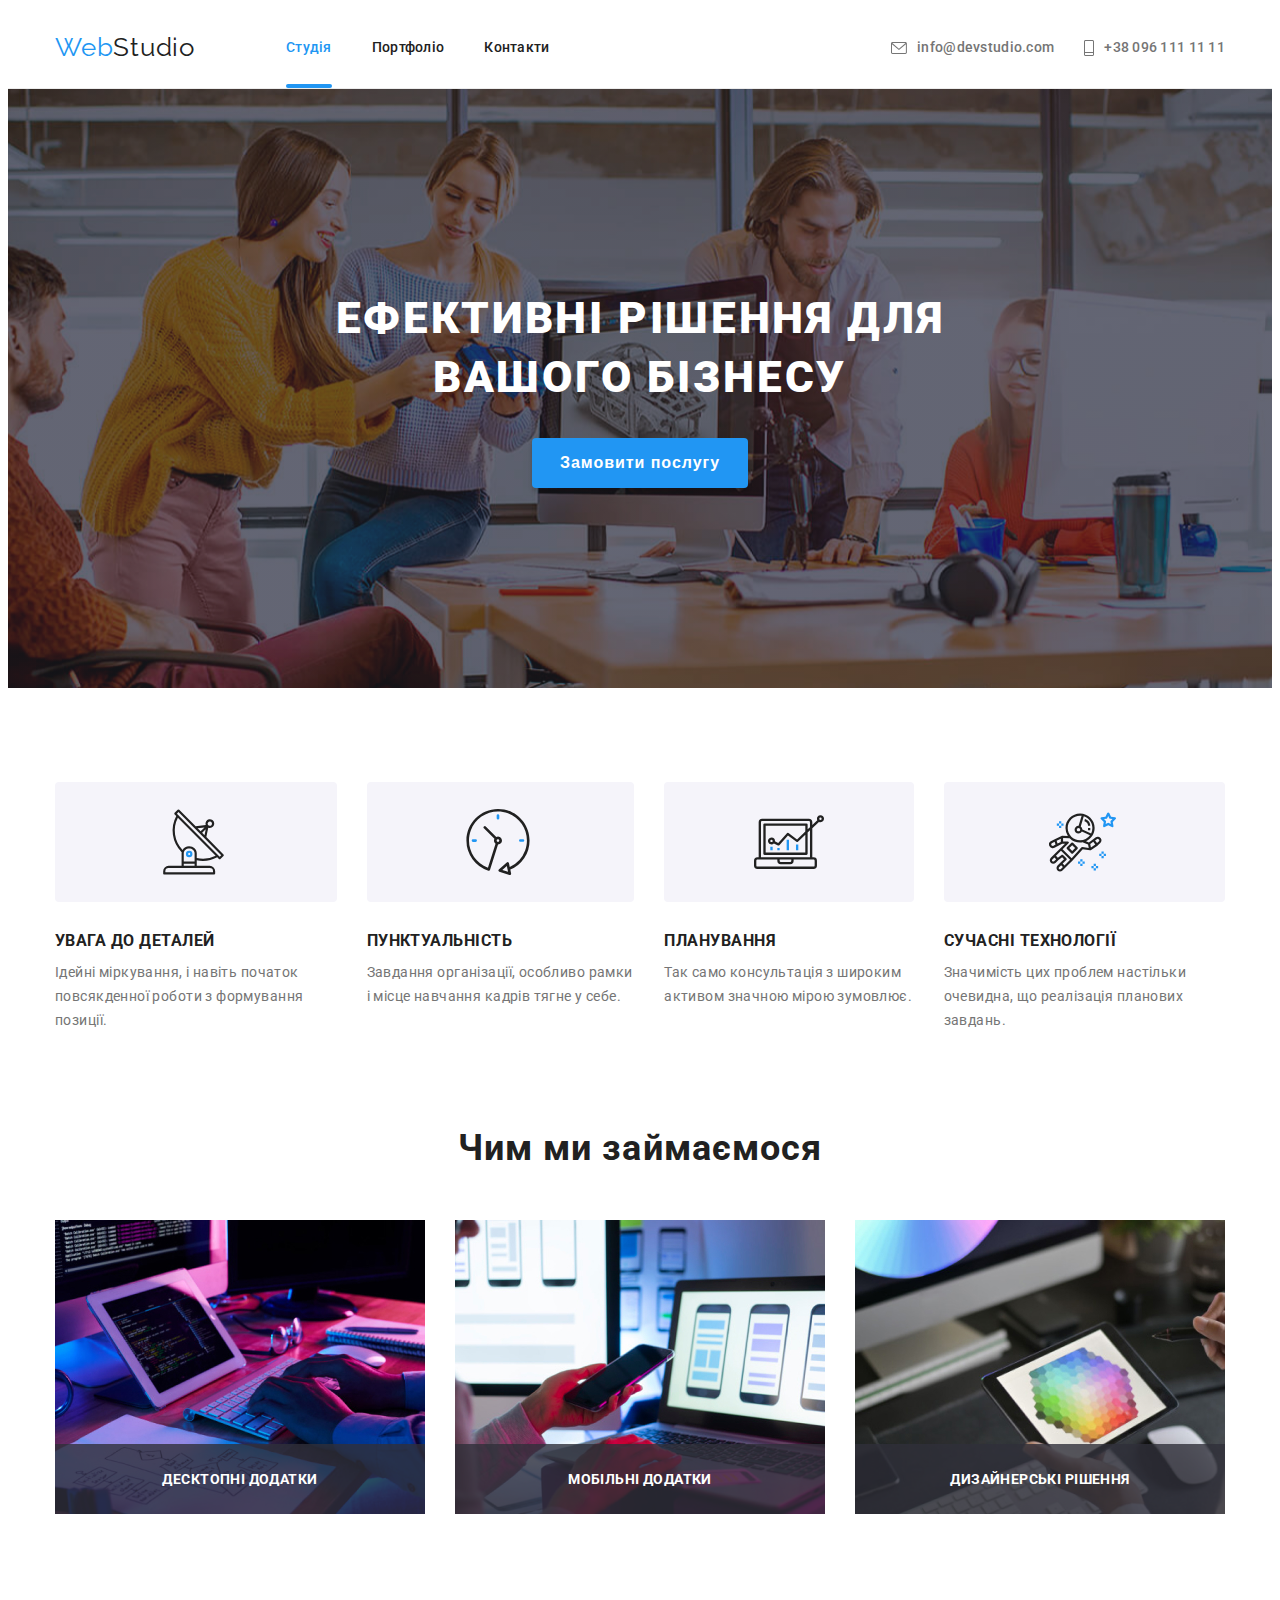
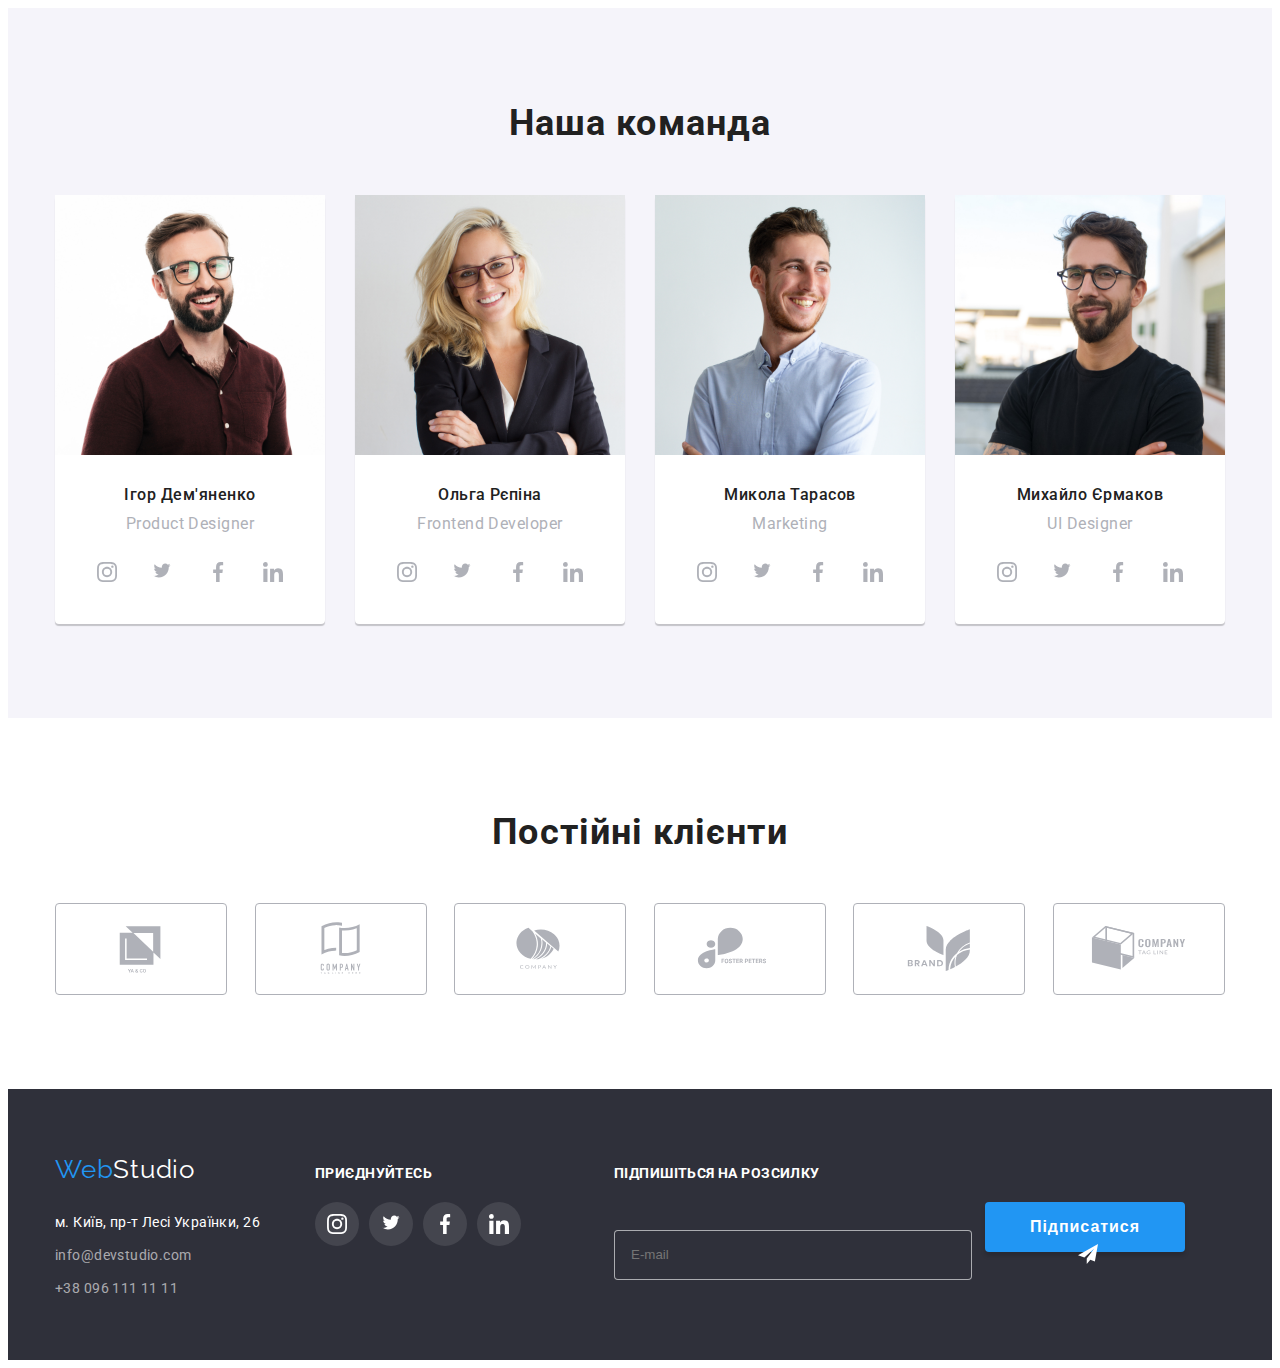
<file: index.html>
<!DOCTYPE html>
<html lang="uk">

<head>
    <meta charset="UTF-8">
    <meta http-equiv="X-UA-Compatible" content="IE=edge">
    <meta name="viewport" content="width=device-width, initial-scale=1.0">
    <title>WebStudio</title>
    <link rel="preconnect" href="https://fonts.googleapis.com">
    <link rel="preconnect" href="https://fonts.gstatic.com" crossorigin>
    <link
        href="https://fonts.googleapis.com/css2?family=Raleway:wght@700&family=Roboto:wght@400;500;700;900&display=swap"
        rel="stylesheet">
    <link rel="stylesheet" href="https://cdnjs.cloudflare.com/ajax/libs/modern-normalize/1.1.0/modern-normalize.min.css"
        integrity="sha512-wpPYUAdjBVSE4KJnH1VR1HeZfpl1ub8YT/NKx4PuQ5NmX2tKuGu6U/JRp5y+Y8XG2tV+wKQpNHVUX03MfMFn9Q=="
        crossorigin="anonymous" referrerpolicy="no-referrer" />
    <link rel="stylesheet" href="./css/styles.css">
</head>

<body>
    <header class="header">
        <div class="container header-content">
            <nav class="menu-link">
                <a href="index.html" class="logo"><span class="blue">Web</span>Studio</a>
                <ul class="head-list">
                    <li class="list-nav"><a href="index.html" class="link active">Студія</a></li>
                    <li class="list-nav"><a href="portfolio.html" class="link">Портфоліо</a></li>
                    <li class="list-nav"><a href="" class="link">Контакти</a></li>
                </ul>
            </nav>

            <ul class="contacts">
                <li class="contacts-link">
                    <a href="mailto:info@devstudio.com" class="contact-link link">
                        <svg class="contact-icon envelope-contact">
                            <use href="./images/sprite.svg#icon-envelope" width="16px" height="12px"></use>
                        </svg><span>info@devstudio.com</span></a>
                </li>
                <li class="contacts-link">
                    <a href="tel:+380961111111" class="contact-link link">
                        <svg class="contact-icon phone-contact">
                            <use href="./images/sprite.svg#icon-mobile" width="10px" height="16px"></use>
                        </svg><span>+38 096 111 11 11</span></a>
                </li>
            </ul>
        </div>

    </header>


    <main>
        <!-- Ефективні рішення для вашого бізнесу -->
        <section class="interest hero">
            <div class="container">
                <h1 class="hero-title">Ефективні рішення для вашого бізнесу</h1>
                <button type="button" class="service" data-modal-open>Замовити послугу</button>
            </div>
        </section>

        <!-- Чим ми займаємося -->
        <section class="work-section">
            <div class="container">
                <h2 class="hidden">Плюси</h2>
                <ul class="work">
                    <li class="work-list">
                        <div class="work-preview">
                            <svg class="work-icon">
                                <use href="./images/sprite.svg#icon-antenna" width="65px" height="70px"></use>
                            </svg>

                        </div>
                        <h3 class="work-title">УВАГА ДО ДЕТАЛЕЙ</h3>
                        <p class="work-text">Ідейні міркування, і навіть початок повсякденної роботи з формування
                            позиції.
                        </p>
                    </li>
                    <li class="work-list">
                        <div class="work-preview">
                            <svg class="work-icon">
                                <use href="./images/sprite.svg#icon-clock" width="66px" height="70px"></use>
                            </svg>
                        </div>
                        <h3 class="work-title">ПУНКТУАЛЬНІСТЬ</h3>
                        <p class="work-text">Завдання організації, особливо рамки і місце навчання кадрів тягне у себе.
                        </p>
                    </li>
                    <li class="work-list">
                        <div class="work-preview">
                            <svg class="work-icon">
                                <use href="./images/sprite.svg#icon-diagram" width="70px" height="70px"></use>
                            </svg>
                        </div>
                        <h3 class="work-title">ПЛАНУВАННЯ</h3>
                        <p class="work-text">Так само консультація з широким активом значною мірою зумовлює.</p>
                    </li>
                    <li class="work-list">
                        <div class="work-preview">
                            <svg class="work-icon">
                                <use href="./images/sprite.svg#icon-astronaut" width="67px" height="70px"></use>
                            </svg>
                        </div>
                        <h3 class="work-title">СУЧАСНІ ТЕХНОЛОГІЇ</h3>
                        <p class="work-text">Значимість цих проблем настільки очевидна, що реалізація планових завдань.
                        </p>
                    </li>
                </ul>
            </div>
        </section>
        <section class="interest">
            <div class="container examples">
                <h2 class="examples-title">Чим ми займаємося</h2>
                <ul class="examples-list">
                    <li class="examples-list-li"><img src="./images/direction1.jpg" alt="напрям один" width="370">
                        <p class="examples-text">Десктопні додатки</p>
                    </li>
                    <li class="examples-list-li"><img src="./images/direction2.jpg" alt="напрям два" width="370">
                        <p class="examples-text">Мобільні додатки</p>
                    </li>
                    <li class="examples-list-li"><img src="./images/direction3.jpg" alt="напрям три" width="370">
                        <p class="examples-text">Дизайнерські рішення</p>
                    </li>
                </ul>
            </div>
        </section>

        <!-- Наша команда -->
        <section class="our-team interest">
            <div class="container">
                <h2 class="section-title">Наша команда</h2>
                <ul class="best-team">
                    <li class="best-team-item">

                        <img src="./images/igor.jpg" alt="перший член команди" width="270">
                        <div class="best-team-descr">
                            <h3 class="name">Ігор Дем'яненко</h3>
                            <p class="profession" lang="en">Product Designer</p>
                            <ul class="reset-list team-device">
                                <li>
                                    <a href="" class="apps">
                                        <svg class="team-application">
                                            <use href="./images/sprite.svg#icon-instagram" width="20px" height="20px">
                                            </use>
                                        </svg>
                                    </a>
                                </li>
                                <li>
                                    <a href="" class="apps">
                                        <svg class="team-application">
                                            <use href="./images/sprite.svg#icon-twitter" width="20" height="17"></use>
                                        </svg>
                                    </a>
                                </li>
                                <li>
                                    <a href="" class="apps">
                                        <svg class="team-application">
                                            <use href="./images/sprite.svg#icon-facebook" width="20px" height="20">
                                            </use>
                                        </svg>
                                    </a>
                                </li>
                                <li>
                                    <a href="" class="apps">
                                        <svg class="team-application">
                                            <use href="./images/sprite.svg#icon-linkedin" width="20" height="20"></use>
                                        </svg>
                                    </a>
                                </li>
                            </ul>
                        </div>
                    </li>
                    <li class="best-team-item">
                        <img src="./images/olga.jpg" alt="другий член команди" width="270">
                        <div class="best-team-descr">
                            <h3 class="name">Ольга Рєпіна</h3>
                            <p class="profession">Frontend Developer</p>
                            <ul class="reset-list team-device">
                                <li>
                                    <a href="" class="apps">
                                        <svg class="team-application">
                                            <use href="./images/sprite.svg#icon-instagram" width="20px" height="20px">
                                            </use>
                                        </svg>
                                    </a>
                                </li>
                                <li>
                                    <a href="" class="apps">
                                        <svg class="team-application">
                                            <use href="./images/sprite.svg#icon-twitter" width="20" height="17"></use>
                                        </svg>
                                    </a>
                                </li>
                                <li>
                                    <a href="" class="apps">
                                        <svg class="team-application">
                                            <use href="./images/sprite.svg#icon-facebook" width="20px" height="20">
                                            </use>
                                        </svg>
                                    </a>
                                </li>
                                <li>
                                    <a href="" class="apps">
                                        <svg class="team-application">
                                            <use href="./images/sprite.svg#icon-linkedin" width="20" height="20"></use>
                                        </svg>
                                    </a>
                                </li>
                            </ul>
                        </div>
                    </li>
                    <li class="best-team-item">
                        <img src="./images/mykola.jpg" alt="третій член команди" width="270">
                        <div class="best-team-descr">
                            <h3 class="name">Микола Тарасов</h3>
                            <p class="profession" lang="en">Marketing</p>
                            <ul class="reset-list team-device">
                                <li>
                                    <a href="" class="apps">
                                        <svg class="team-application">
                                            <use href="./images/sprite.svg#icon-instagram" width="20px" height="20px">
                                            </use>
                                        </svg>
                                    </a>
                                </li>
                                <li>
                                    <a href="" class="apps">
                                        <svg class="team-application">
                                            <use href="./images/sprite.svg#icon-twitter" width="20" height="17"></use>
                                        </svg>
                                    </a>
                                </li>
                                <li>
                                    <a href="" class="apps">
                                        <svg class="team-application">
                                            <use href="./images/sprite.svg#icon-facebook" width="20px" height="20">
                                            </use>
                                        </svg>
                                    </a>
                                </li>
                                <li>
                                    <a href="" class="apps">
                                        <svg class="team-application">
                                            <use href="./images/sprite.svg#icon-linkedin" width="20" height="20"></use>
                                        </svg>
                                    </a>
                                </li>
                            </ul>
                        </div>
                    </li>
                    <li class="best-team-item">
                        <img src="./images/mykhailo.jpg" alt="четвертий член команди" width="270">
                        <div class="best-team-descr">
                            <h3 class="name">Михайло Єрмаков</h3>
                            <p class="profession" lang="en">UI Designer</p>
                            <ul class="reset-list team-device">
                                <li>
                                    <a href="" class="apps">
                                        <svg class="team-application">
                                            <use href="./images/sprite.svg#icon-instagram" width="20px" height="20px">
                                            </use>
                                        </svg>
                                    </a>
                                </li>
                                <li>
                                    <a href="" class="apps">
                                        <svg class="team-application">
                                            <use href="./images/sprite.svg#icon-twitter" width="20" height="17"></use>
                                        </svg>
                                    </a>
                                </li>
                                <li>
                                    <a href="" class="apps">
                                        <svg class="team-application">
                                            <use href="./images/sprite.svg#icon-facebook" width="20px" height="20">
                                            </use>
                                        </svg>
                                    </a>
                                </li>
                                <li>
                                    <a href="" class="apps">
                                        <svg class="team-application">
                                            <use href="./images/sprite.svg#icon-linkedin" width="20" height="20"></use>
                                        </svg>
                                    </a>
                                </li>
                            </ul>
                        </div>
                    </li>
                </ul>
            </div>
        </section>
        <section class="clients">
            <div class="container">
                <h2 class="clients-regular">Постійні клієнти</h2>
                <ul class="reset-list clients-picture">
                    <li class="clients-descr">
                        <a href="" class="clients-company">
                            <svg class="clients-name">
                                <use href="./images/sprite.svg#icon-yaco" width="106" height="60"></use>
                            </svg>

                        </a>
                    </li>

                    <li class="clients-descr">
                        <a href="" class="clients-company">
                            <svg class="clients-name">
                                <use href="./images/sprite.svg#icon-tagline" width="106" height="60"></use>
                            </svg>
                        </a>
                    </li>
                    <li class="clients-descr">
                        <a href="" class="clients-company">
                            <svg class="clients-name">
                                <use href="./images/sprite.svg#icon-company" width="106" height="60"></use>
                            </svg>
                        </a>
                    </li>
                    <li class="clients-descr">
                        <a href="" class="clients-company">
                            <svg class="clients-name">
                                <use href="./images/sprite.svg#icon-foster" width="106" height="60"></use>
                            </svg>
                        </a>
                    </li>
                    <li class="clients-descr">
                        <a href="" class="clients-company">
                            <svg class="clients-name">
                                <use href="./images/sprite.svg#icon-brand" width="106" height="60"></use>
                            </svg>
                        </a>
                    </li>
                    <li class="clients-descr">
                        <a href="" class="clients-company">
                            <svg class="clients-name">
                                <use href="./images/sprite.svg#icon-companytagline" width="106" height="60"></use>
                            </svg>
                        </a>
                    </li>

                </ul>
            </div>
        </section>
    </main>
    <footer class="footer">
        <div class="container footer-wrapper">
            <div class="footer-option">
                <a href="index.html" class="logo-footer"><span class="blue">Web</span>Studio</a>
                <address>

                    <ul class="footer-list">
                        <li class="footer-list-item">
                            <a href="https://www.google.com/maps/place/%D0%9B%D0%B5%D1%81%D0%B8+%D0%A3%D0%BA%D1%80%D0%B0%D0%B8%D0%BD%D0%BA%D0%B8+7/@50.4340225,30.5316546,17z/data=!3m1!4b1!4m5!3m4!1s0x40d4cfd612e83011:0x87edecf81f4151b6!8m2!3d50.4340225!4d30.5316546"
                                class="footer-list">м.
                                Київ, пр-т Лесі Українки, 26</a>
                        </li>
                        <li class="footer-list-item">
                            <a href="mailto:info@devstudio.com" class="footer-nav">info@devstudio.com</a>
                        </li>
                        <li class="footer-list-item">
                            <a href="tel:+380961111111" class="footer-nav">+38 096 111 11 11</a>
                        </li>
                    </ul>
                </address>
            </div>
            <div class="footer-apps">
                <p class="enjoy">приєднуйтесь</p>
                <ul class="reset-list footer-list-nav">

                    <li>
                        <a href="" class="apps social-apps">
                            <svg class="team-application">
                                <use href="./images/sprite.svg#icon-instagram" width="20px" height="20px"></use>
                            </svg>
                        </a>
                    </li>
                    <li>
                        <a href="" class="apps social-apps">
                            <svg class="team-application">
                                <use href="./images/sprite.svg#icon-twitter" width="20" height="17"></use>
                            </svg>
                        </a>
                    </li>
                    <li>
                        <a href="" class="apps social-apps">
                            <svg class="team-application">
                                <use href="./images/sprite.svg#icon-facebook" width="20px" height="20"></use>
                            </svg>
                        </a>
                    </li>
                    <li>
                        <a href="" class="apps social-apps">
                            <svg class="team-application">
                                <use href="./images/sprite.svg#icon-linkedin" width="20" height="20"></use>
                            </svg>
                        </a>
                    </li>
                </ul>
            </div>


            <div class="footer-form-filing">
                <p class="footer-input-item">Підпишіться на розсилку</p>
                <form class="footer-form">


                    <label class="footer-label" for="email"></label>
                    <input class="footer-input" type="email" name="email" id="email" placeholder="E-mail">
                    <button class="footer-input-btn" type="submit"><span class="footer-input-text">Підписатися</span>
                        <svg class="footer-icon-input">
                            <use href="./images/sprite.svg#icon-icon-send" width="20" height="20">
                            </use>
                        </svg></button>
                </form>
            </div>
        </div>

    </footer>



    <div class="backdrop is-hidden" data-modal="">
        <div class="modal">
            <button class="close-btn-modal" data-modal-close>
                <svg class="btn-modal" width="12" height="12">
                    <use href="./images/sprite.svg#icon-close">
                    </use>
                </svg> </button>

            <p class="form-title">Залиште свої дані, ми вам передзвонимо</p>
            <form class="form">

                <label for="name" class="form-label">Ім'я</label>
                <div class="modal-wrap">
                    <input class=" form-input " type="text" name="name" id="name">
                    <svg class="modal-icon">
                        <use href="./images/sprite.svg#icon-person" width="18" height="18">
                        </use>
                    </svg>
                </div>

                <label for="tel" class="form-label">Телефон</label>
                <div class="modal-wrap ">
                    <input class="form-input" type="tel" name="tel" id="tel">
                    <svg class="modal-icon" width="13" height="13">
                        <use href="./images/sprite.svg#icon-phone-black-18dp-1">
                        </use>
                    </svg>
                </div>

                <label for="mail" class="form-label">Пошта</label>
                <div class="modal-wrap">
                    <input class="form-input" type="email" name="mail" id="mail">
                    <svg class="modal-icon" width="15" height="12">
                        <use href="./images/sprite.svg#icon-email-black-18dp-1">
                        </use>
                    </svg>
                </div>



                <label for="comment" class="comment form-label">Коментар</label>
                <textarea class="form-input modal-area" id="comment" placeholder="Введіть текст"></textarea>


                <input class="checkbox-input" type="checkbox" name="text" value="text" id="text">
                <label class="modal-checkbox form-label" for="text">
                    <span class="costom-checkbox">
                        <svg class="checkbox-icon" width="11" height="8">
                            <use href="./images/sprite.svg#icon-Vector-6"></use>
                        </svg>
                    </span>
                    <span class="checkbox-text-item">Погоджуюся з розсилкою та
                        приймаю <a href="" class="modal-checkbox-signature">Умови
                            договору</a></span>
                </label>
                <button class="form-btn form-input" type="submit">Відправити</button>
            </form>
        </div>
    </div>

    <script src="./js/modal.js"></script>
</body>

</html>
</file>
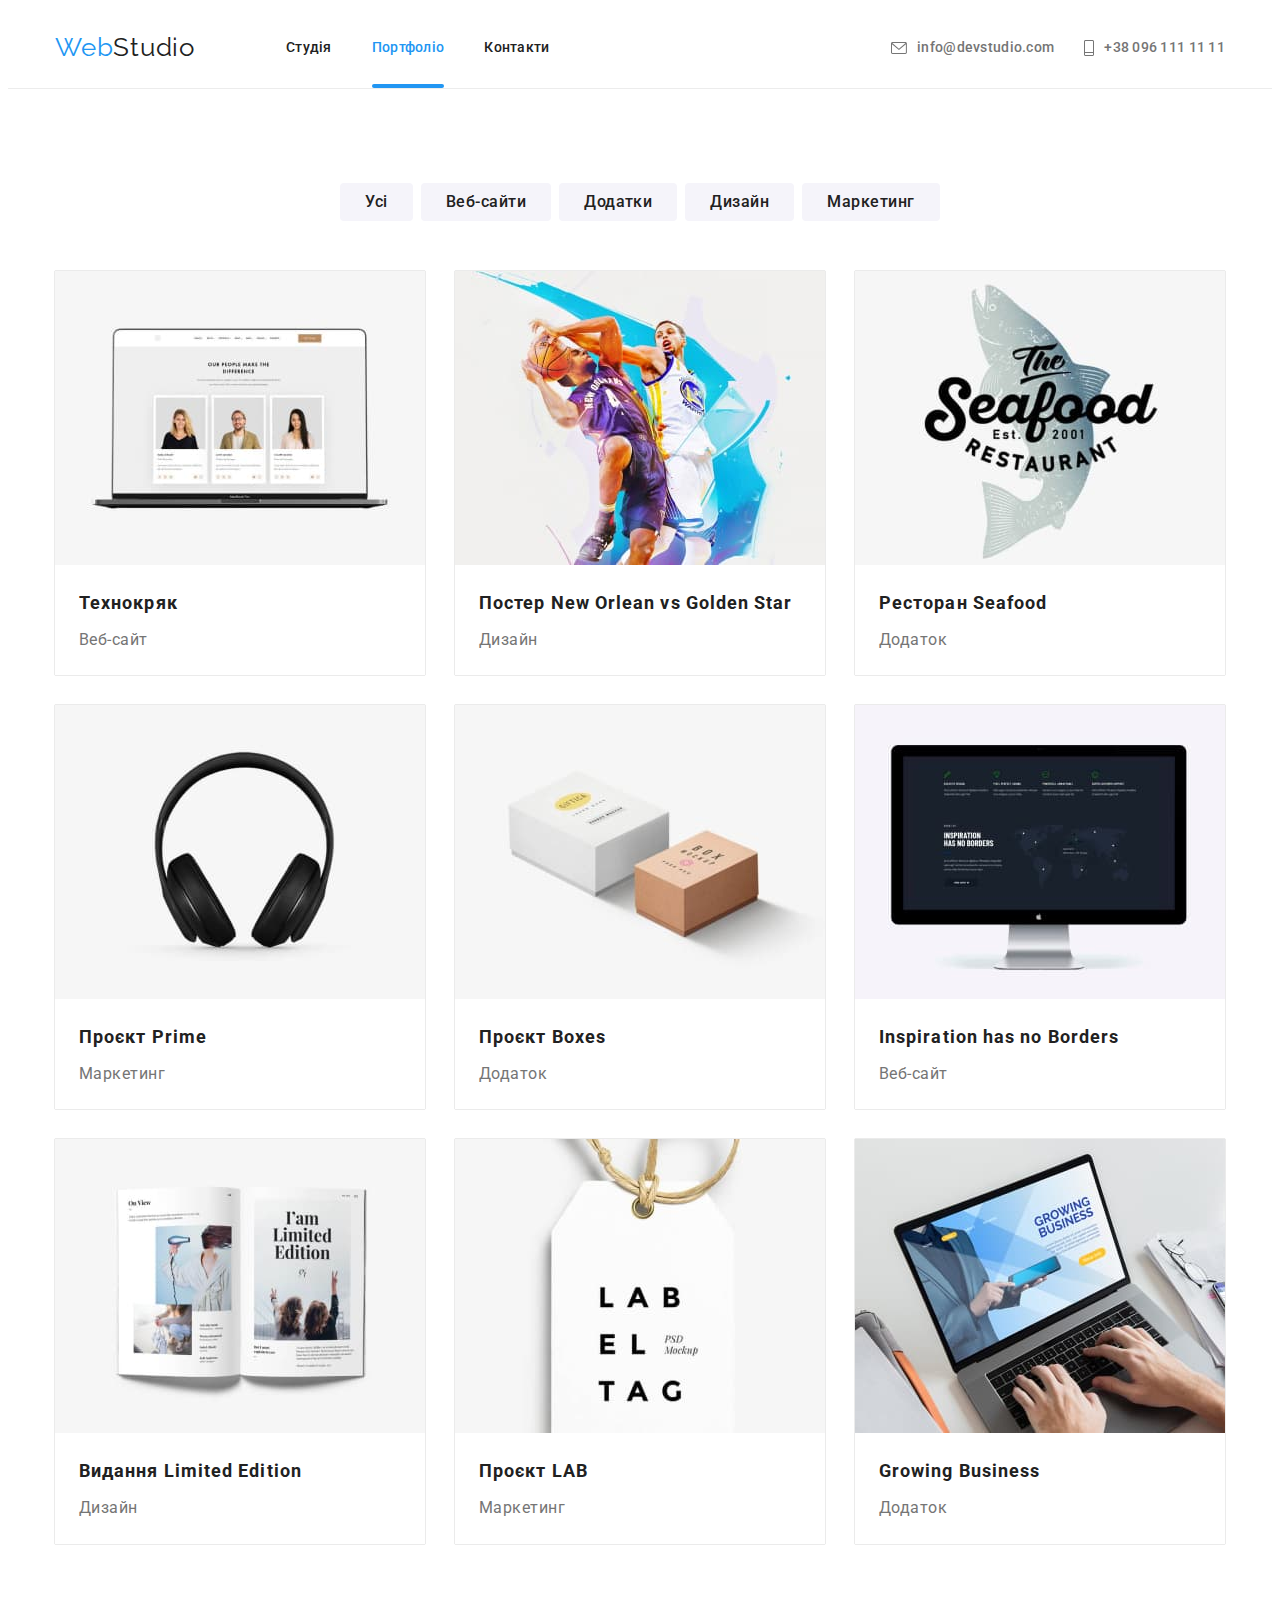
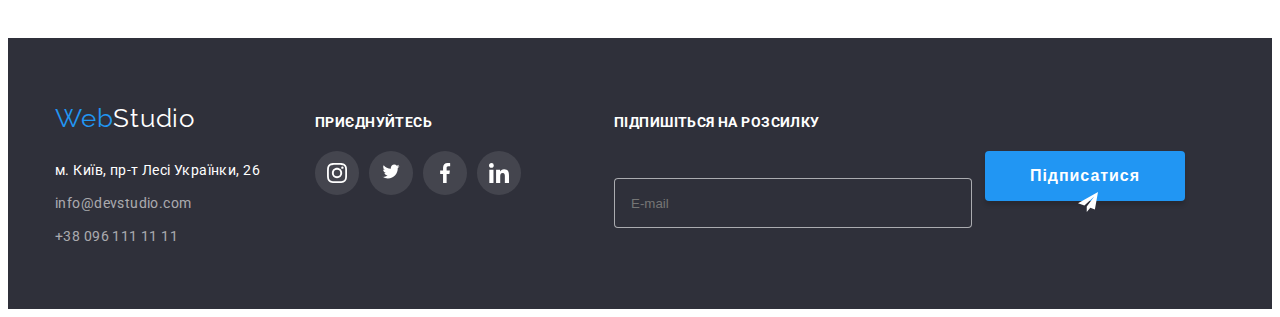
<file: portfolio.html>
<!DOCTYPE html>
<html lang="uk">

<head>
    <meta charset="UTF-8">
    <meta http-equiv="X-UA-Compatible" content="IE=edge">
    <meta name="viewport" content="width=device-width, initial-scale=1.0">
    <title>WebStudio</title>
    <link rel="preconnect" href="https://fonts.googleapis.com">
    <link rel="preconnect" href="https://fonts.gstatic.com" crossorigin>
    <link
        href="https://fonts.googleapis.com/css2?family=Raleway:wght@700&family=Roboto:wght@400;500;700;900&display=swap"
        rel="stylesheet">
    <link rel="stylesheet" href="https://cdnjs.cloudflare.com/ajax/libs/modern-normalize/1.1.0/modern-normalize.min.css"
        integrity="sha512-wpPYUAdjBVSE4KJnH1VR1HeZfpl1ub8YT/NKx4PuQ5NmX2tKuGu6U/JRp5y+Y8XG2tV+wKQpNHVUX03MfMFn9Q=="
        crossorigin="anonymous" referrerpolicy="no-referrer" />
    <link rel="stylesheet" href="./css/styles.css">
</head>

<body>

    <header class="header">
        <div class="container header-content">
            <nav class="menu-link">
                <a href="index.html" class="logo"><span class="blue">Web</span>Studio</a>
                <ul class="head-list">
                    <li class="list-nav"><a href="index.html" class="link ">Студія</a></li>
                    <li class="list-nav"><a href="portfolio.html" class="link active">Портфоліо</a>
                    </li>
                    <li class="list-nav"><a href="" class="link">Контакти</a></li>
                </ul>
            </nav>

            <ul class="contacts">
                <li class="contacts-link">
                    <a href="mailto:info@devstudio.com" class="contact-link link">
                        <svg class="contact-icon envelope-contact">
                            <use href="./images/sprite.svg#icon-envelope" width="16px" height="12px"></use>
                        </svg><span>info@devstudio.com</span></a>
                </li>
                <li class="contacts-link">
                    <a href="tel:+380961111111" class="contact-link link">
                        <svg class="contact-icon phone-contact">
                            <use href="./images/sprite.svg#icon-mobile" width="10px" height="16px"></use>
                        </svg><span>+38 096 111 11 11</span></a>
                </li>
            </ul>
        </div>

    </header>



    <main>

        <section class="interest">
            <div class="container">
                <h1 class="hidden">Портфоліо</h1>
                <ul class="reset-list filter">
                    <li><button type="button" class="menu-button">Усі</button></li>
                    <li><button type="button" class="menu-button">Веб-сайти</button></li>
                    <li><button type="button" class="menu-button">Додатки</button></li>
                    <li><button type="button" class="menu-button">Дизайн</button></li>
                    <li><button type="button" class="menu-button">Маркетинг</button></li>
                </ul>

                <ul class="descr">

                    <li class="features">
                        <a class="card" href="">
                            <div class="card-text">
                                <img src="./images/card1squoosh.jpg" alt="технологія" width="370">
                                <p class="card-offers">
                                    Ресурс пропонує комплексні пропозиції з різним рівнем функціоналу та сервісів. Все
                                    це дозволить відвідувачу отримати
                                    вичерпні відомості про компанію чи приватну особу.
                                </p>
                            </div>
                            <div class="features-descr">
                                <h2 class="title">Технокряк</h2>
                                <p class="menu">Веб-сайт</p>
                            </div>
                        </a>
                    </li>
                    <li class="features"><a class="card" href="">
                            <div class="card-text">
                                <img class="card-img" src="./images/card2squoosh.jpg" alt="дизайн" width="370">
                                <p class="card-offers">
                                    Ресурс пропонує комплексні пропозиції з різним рівнем функціоналу та сервісів. Все
                                    це дозволить відвідувачу отримати
                                    вичерпні відомості про компанію чи приватну особу.
                                </p>
                            </div>
                            <div class="features-descr">
                                <h2 class="title">Постер New Orlean vs Golden Star</h2>
                                <p class="menu">Дизайн</p>

                            </div>

                        </a></li>
                    <li class="features"><a class="card" href="">
                            <div class="card-text">
                                <img src="./images/card3squoosh.jpg" alt="ресторан" width="370">
                                <p class="card-offers">
                                    Ресурс пропонує комплексні пропозиції з різним рівнем функціоналу та сервісів. Все
                                    це дозволить відвідувачу отримати
                                    вичерпні відомості про компанію чи приватну особу.
                                </p>

                            </div>

                            <div class="features-descr">
                                <h2 class="title">Ресторан Seafood</h2>
                                <p class="menu">Додаток</p>
                            </div>
                        </a></li>
                    <li class="features"><a class="card" href="">
                            <div class="card-text">
                                <img src="./images/card4squoosh.jpg" alt="маркетинг" width="370">
                                <p class="card-offers">
                                    Ресурс пропонує комплексні пропозиції з різним рівнем функціоналу та сервісів. Все
                                    це дозволить відвідувачу отримати
                                    вичерпні відомості про компанію чи приватну особу.
                                </p>
                            </div>

                            <div class="features-descr">
                                <h2 class="title">Проєкт Prime</h2>
                                <p class="menu">Маркетинг</p>
                            </div>
                        </a></li>
                    <li class="features"><a class="card" href="">
                            <div class="card-text">
                                <img src="./images/card5squoosh.jpg" alt="додаток" width="370">
                                <p class="card-offers">
                                    Ресурс пропонує комплексні пропозиції з різним рівнем функціоналу та сервісів. Все
                                    це дозволить відвідувачу отримати
                                    вичерпні відомості про компанію чи приватну особу.
                                </p>
                            </div>

                            <div class="features-descr">
                                <h2 class="title">Проєкт Boxes</h2>
                                <p class="menu">Додаток</p>
                            </div>
                        </a></li>
                    <li class="features"><a class="card" href="">
                            <div class="card-text">
                                <img src="./images/card6squoosh.jpg" alt="веб-сайт" width="370">
                                <p class="card-offers">
                                    Ресурс пропонує комплексні пропозиції з різним рівнем функціоналу та сервісів. Все
                                    це дозволить відвідувачу отримати
                                    вичерпні відомості про компанію чи приватну особу.
                                </p>
                            </div>

                            <div class="features-descr">
                                <h2 class="title">Inspiration has no Borders</h2>
                                <p class="menu">Веб-сайт</p>
                            </div>
                        </a></li>
                    <li class="features"><a class="card" href="">
                            <div class="card-text">
                                <img src="./images/card7squoosh.jpg" alt="дизайн" width="370">
                                <p class="card-offers">
                                    Ресурс пропонує комплексні пропозиції з різним рівнем функціоналу та сервісів. Все
                                    це дозволить відвідувачу отримати
                                    вичерпні відомості про компанію чи приватну особу.
                                </p>
                            </div>

                            <div class="features-descr">
                                <h2 class="title">Видання Limited Edition</h2>
                                <p class="menu">Дизайн</p>
                            </div>
                        </a></li>
                    <li class="features"><a class="card" href="">
                            <div class="card-text">
                                <img src="./images/card8squoosh.jpg" alt="Маркетинг" width="370">
                                <p class="card-offers">
                                    Ресурс пропонує комплексні пропозиції з різним рівнем функціоналу та сервісів. Все
                                    це дозволить відвідувачу отримати
                                    вичерпні відомості про компанію чи приватну особу.
                                </p>
                            </div>

                            <div class="features-descr">
                                <h2 class="title">Проєкт LAB</h2>
                                <p class="menu">Маркетинг</p>
                            </div>
                        </a></li>
                    <li class="features"><a class="card" href="">
                            <div class="card-text">
                                <img src="./images/card9squoosh.jpg" alt="Додаток" width="370">
                                <p class="card-offers">
                                    Ресурс пропонує комплексні пропозиції з різним рівнем функціоналу та сервісів. Все
                                    це дозволить відвідувачу отримати
                                    вичерпні відомості про компанію чи приватну особу.
                                </p>
                            </div>

                            <div class="features-descr">
                                <h2 class="title">Growing Business</h2>
                                <p class="menu">Додаток</p>
                            </div>
                        </a></li>
                </ul>
            </div>
        </section>
    </main>

    <footer class="footer">
        <div class="container footer-wrapper">
            <div class="footer-option">
                <a href="index.html" class="logo-footer"><span class="blue">Web</span>Studio</a>
                <address>

                    <ul class="footer-list">
                        <li class="footer-list-item">
                            <a href="https://www.google.com/maps/place/%D0%9B%D0%B5%D1%81%D0%B8+%D0%A3%D0%BA%D1%80%D0%B0%D0%B8%D0%BD%D0%BA%D0%B8+7/@50.4340225,30.5316546,17z/data=!3m1!4b1!4m5!3m4!1s0x40d4cfd612e83011:0x87edecf81f4151b6!8m2!3d50.4340225!4d30.5316546"
                                class="footer-list">м.
                                Київ, пр-т Лесі Українки, 26</a>
                        </li>
                        <li class="footer-list-item">
                            <a href="mailto:info@devstudio.com" class="footer-nav">info@devstudio.com</a>
                        </li>
                        <li class="footer-list-item">
                            <a href="tel:+380961111111" class="footer-nav">+38 096 111 11 11</a>
                        </li>
                    </ul>
                </address>
            </div>
            <div class="footer-apps">
                <p class="enjoy">приєднуйтесь</p>
                <ul class="reset-list footer-list-nav">

                    <li>
                        <a href="" class="apps social-apps">
                            <svg class="team-application">
                                <use href="./images/sprite.svg#icon-instagram" width="20px" height="20px"></use>
                            </svg>
                        </a>
                    </li>
                    <li>
                        <a href="" class="apps social-apps">
                            <svg class="team-application">
                                <use href="./images/sprite.svg#icon-twitter" width="20" height="17"></use>
                            </svg>
                        </a>
                    </li>
                    <li>
                        <a href="" class="apps social-apps">
                            <svg class="team-application">
                                <use href="./images/sprite.svg#icon-facebook" width="20px" height="20"></use>
                            </svg>
                        </a>
                    </li>
                    <li>
                        <a href="" class="apps social-apps">
                            <svg class="team-application">
                                <use href="./images/sprite.svg#icon-linkedin" width="20" height="20"></use>
                            </svg>
                        </a>
                    </li>
                </ul>
            </div>


            <div class="footer-form-filing">
                <p class="footer-input-item">Підпишіться на розсилку</p>
                <form class="footer-form">


                    <label class="footer-label" for="email"></label>
                    <input class="footer-input" type="email" name="email" id="email" placeholder="E-mail">
                    <button class="footer-input-btn" type="submit"><span class="footer-input-text">Підписатися</span>
                        <svg class="footer-icon-input">
                            <use href="./images/sprite.svg#icon-icon-send" width="20" height="20">
                            </use>
                        </svg></button>
                </form>
            </div>
        </div>

    </footer>
</body>

</html>
</file>
<file: css/styles.css>
html {
  box-sizing: border-box;
}

*,
*::before,
*::after {
  box-sizing: inherit;
}

:root {
  --title-text-color: #212121;
  --main-color-text: #757575;
  --secondary-color-text: #2196F3;
  --body-color-basic: #FFFFFF;
  --button-background: rgba(245, 244, 250, 1);
  --icon-color: rgba(175, 177, 184, 1);
}

body {
  font-family: 'Roboto', sans-serif;
  background-color: var(--body-color-basic);
  color: var(--title-text-color);
  font-size: 14px;

}

.hidden {
  visibility: hidden;
  overflow: hidden;
  height: 0;
  margin: 0;
}

.reset-list {
  margin: 0;
  padding: 0;
}

.reset-list li {
  list-style: none;
}

.interest {
  padding-top: 94px;
  padding-bottom: 94px;
}

.container {
  box-sizing: border-box;
  width: 1200px;
  padding: 0 15px;
  margin: 0 auto;
}

/* head */
.header {
  border-bottom: 1px solid rgba(236, 236, 236, 1);
}

.header-content {
  display: flex;
  justify-content: space-between;
  align-items: center;
}

.menu-link {
  display: flex;
  justify-content: space-between;
  align-items: center;
}

.logo {
  font-family: 'Raleway', sans-serif;
  font-size: 26px;
  line-height: 1.6;
  margin-right: 91px;
  text-decoration: none;
  color: var(--title-text-color);
  letter-spacing: 0.03em;

}

.logo .blue {
  color: var(--secondary-color-text);
}

.white {
  color: var(--body-color-basic);
}

.head-list {
  padding: 0;
  margin: 0;
  align-items: center;
  display: flex;
  letter-spacing: 0.02em;
  list-style: none;
}

.list-nav {
  padding-top: 30px;
  padding-bottom: 30px;
  margin-right: 40px;


}

.list-nav:last-child {
  margin: 0;
}

.link {
  position: relative;
  font-weight: 500;
  line-height: 1.4;
  text-decoration: none;
  color: var(--title-text-color);
  letter-spacing: 0.02em;
  transition-duration: 250ms;
  transition-property: color;
  transition-timing-function: cubic-bezier(0.4, 0, 0.2, 1);


}

.contacts .link {
  color: var(--main-color-text);
}

.link:hover,
.link:focus,
.link.active {
  color: var(--secondary-color-text);

}

.link.active::after {
  content: '';
  position: absolute;
  left: 0;
  bottom: -33px;

  display: block;
  width: 100%;
  height: 4px;
  border-radius: 2px;
  background-color: var(--secondary-color-text);

}



.contacts {
  display: flex;
  list-style-type: none;
  margin: 0;
  padding: 0;
}



.contacts-link {

  margin-right: 30px;

}

.contact-link {
  display: flex;
  gap: 10px;
  align-items: center;
  transition-duration: 250ms;
  transition-property: color, fill;
  transition-timing-function: cubic-bezier(0.4, 0, 0.2, 1);
}


.contact-link:hover .contact-icon,
.contact-link:focus .contact-icon {
  fill: var(--secondary-color-text);

}

.phone-contact {
  width: 10px;
  height: 16px;
}

.envelope-contact {
  width: 16px;
  height: 12px;
}

.contact-icon {
  fill: var(--main-color-text);
}


.contacts li:last-child {
  margin-right: 0;
}


/* main studio */

/* choose */
.hero {
  background-color: #2F303A;
  text-align: center;
  padding-top: 200px;
  padding-bottom: 200px;
  background-image: linear-gradient(rgba(47, 48, 58, 0.4), rgba(47, 48, 58, 0.4)), url(../images/bg.png);
  background-position: center;
  background-repeat: no-repeat;
  max-width: 1600px;
  margin: 0 auto;
}

.hero-title {
  margin: 0 auto 30px auto;
  width: 696px;
  color: var(--body-color-basic);
  font-weight: 900;
  font-size: 44px;
  line-height: 1.36;
  text-transform: uppercase;
  text-align: center;
  letter-spacing: 0.06em;
}

.service {
  width: 216px;
  height: 50px;
  border: none;
  background: var(--secondary-color-text);
  box-shadow: 0px 4px 4px rgba(0, 0, 0, 0.15);
  border-radius: 4px;
  font-weight: 700;
  font-size: 16px;
  line-height: 1.9;
  text-align: center;
  color: var(--body-color-basic);
  cursor: pointer;
  letter-spacing: 0.06em;
}

/* <!-- Чим ми займаємося --> */
.work-section {
  padding: 94px 0 0 0;
}

.work {
  display: flex;
  gap: 30px;
  margin: 0;
  padding: 0;
  justify-content: space-between;
  line-height: 1.2;
  color: var(--title-text-color);
  list-style: none;
}


.work-title {
  line-height: 1.15;
  text-transform: uppercase;
  letter-spacing: 0.03em;
  padding: 0;
  margin: 0;
}


.work-text {
  line-height: 1.71;
  color: var(--main-color-text);
  letter-spacing: 0.03em;
  padding: 0;
  margin: 10px 0 0 0;
}

.work-preview {

  display: flex;
  justify-content: center;
  align-items: center;
  text-align: center;
  margin-bottom: 30px;
  border-radius: 4px;
  min-height: 120px;
  background-color: var(--button-background);
}



.examples-text {
  position: absolute;
  background-color: rgba(47, 48, 58, 0.8);
  width: 100%;


}


.work-icon {
  width: 70px;
  height: 70px;
}

/* Приклади */
.examples-title {
  padding: 0;
  margin: 0 0 50px 0;
  font-size: 36px;
  Line-height: 1.2;
  letter-spacing: 0.03em;
  text-align: center;
  color: var(--title-text-color);
  letter-spacing: 0.03em;
}

img {
  display: block;
}

.examples-list {
  display: flex;
  justify-content: space-between;
  list-style-type: none;
  margin: 0;
  padding: 0;
}

.examples-list-li {
  position: relative;
}

.examples-text {
  position: absolute;
  display: flex;
  justify-content: center;
  align-items: center;
  bottom: 0;
  left: 0;
  margin: 0;
  width: 100%;
  height: 70px;
  font-weight: 700;
  letter-spacing: 0.03em;
  text-transform: uppercase;
  background-color: rgba(47, 48, 58, 0.8);

  color: var(--body-color-basic);
}

.examples-list li:last-child {
  margin-right: 0;
}

/* < !-- Наша команда --> */
.section-title {
  margin: 0 0 50px 0;
  font-size: 36px;
  line-height: 1.2;
  text-align: center;
  letter-spacing: 0.03em;
}

.our-team {

  background-color: rgba(245, 244, 250, 1);
}

.best-team {
  display: flex;
  padding: 0;
  margin: 0;
  font-size: 36px;
  line-height: 1.2;
  color: var(--title-text-color);
  list-style-type: none;
  letter-spacing: 0.03em;
}


.best-team-item {
  margin-right: 30px;
  background-color: var(--body-color-basic);
  border-radius: 4px;
  box-shadow: 0px 2px 1px 0px rgba(0, 0, 0, 0.2);

}

.team-application {
  fill: var(--icon-color);
  width: 20px;
  height: 20px;
}

.apps.social-apps .team-application {
  fill: var(--body-color-basic);
}

.apps {
  display: flex;
  justify-content: center;
  align-items: center;
  text-decoration: none;
  width: 44px;
  height: 44px;
  border-radius: 50%;
  background-color: rgba(255, 255, 255, 0.1);
  margin-right: 10px;
  transition-duration: 250ms;
  transition-property: background-color, fill;
  transition-timing-function: cubic-bezier(0.4, 0, 0.2, 1);

}

.apps:last-child {
  margin-right: 0;
}

.apps:hover,
.apps:focus {
  background-color: var(--secondary-color-text);
}

.apps:hover .team-application,
.apps:focus .team-application {
  fill: var(--body-color-basic);
}



.team-device {
  display: flex;
  justify-content: space-between;
  margin-top: 16px;
}

.best-team-item:last-child {
  margin-right: 0;
}

.best-team-descr {
  padding: 30px;
}

.name {
  font-weight: 500;
  margin: 0 0 10px 0;
  font-size: 16px;
  line-height: 1.2;
  letter-spacing: 0.03em;
  text-align: center;
}

.profession {
  color: var(--icon-color);
  margin: 0;
  font-size: 16px;
  line-height: 1.2;
  text-align: center;
  letter-spacing: 0.03em;
}

/* заголовок */
.clients-regular {
  margin: 0 0 50px 0;
  padding: 0;
  text-align: center;
  font-size: 36px;
  line-height: 1.16;
  letter-spacing: 0.03em;
}

.clients {
  padding: 94px 0;
}

.clients-list {
  display: flex;
}

.clients-picture {
  display: flex;
  margin: 0;
  justify-content: space-between;
  align-items: center;

  list-style: none;
  padding: 0;
}

.clients-company {
  display: flex;
  justify-content: center;
  align-items: center;
  width: 172px;
  height: 92px;
  border: 1px solid var(--icon-color);
  border-radius: 4px;
  transition-duration: 250ms;
  transition-property: bordrer-color, fill;
  transition-timing-function: cubic-bezier(0.4, 0, 0.2, 1);


}

.clients-descr {
  display: flex;
}

.clients-name {
  width: 106px;
  height: 60px;
  fill: var(--icon-color);
}

.clients-company:hover .clients-name,
.clients-company:focus .clients-name {
  fill: var(--secondary-color-text);
}

.clients-picture {
  display: flex;
}


/* portfolio */


.filter {
  display: flex;
  gap: 8px;
  justify-content: center;
  margin-bottom: 50px;
}

.menu-button {
  background-color: var(--button-background);
  font-weight: 500;
  font-size: 16px;
  line-height: 1.6;
  color: var(--title-text-color);
  border-radius: 4px;
  border: none;
  font-family: inherit;
  letter-spacing: 0.03em;
  padding: 6px 25px;
  height: 38px;
  border-radius: 4px;
  transition-duration: 250ms;
  transition-property: color, background-color, box-shadow;
  transition-timing-function: cubic-bezier(0.4, 0, 0.2, 1);

}


.menu-button:hover,
.menu-button:focus {
  background-color: var(--secondary-color-text);
  color: rgba(245, 244, 250, 1);
  cursor: pointer;
  box-shadow: 0px 2px 2px 0px rgba(0, 0, 0, 0.12);

}


.descr {
  display: flex;
  flex-wrap: wrap;
  gap: 30px;
  padding: 0;
  margin: 0;
  list-style-type: none;
  text-decoration: none;
}


.features-descr {
  padding: 20px 24px;
}

.title {
  margin: 0 0 4px 0;
  font-size: 18px;
  line-height: 2;
  letter-spacing: 2px;
  color: var(--title-text-color);
  text-decoration: none;
  letter-spacing: 0.06em;
}


.card {
  display: block;
  box-shadow: 0 0 1px #888;
  text-decoration: none;


}

.card:hover {
  box-shadow: 1px 4px 6px 0px rgba(0, 0, 0, 0.16),
    0px 4px 4px 0px rgba(0, 0, 0, 0.06),
    0px 1px 1px 0px rgba(0, 0, 0, 0.12);
}

.card-text {
  position: relative;
  overflow: hidden;
}

.card-img {
  margin: 0;
  display: block;
}

.card-offers {
  position: absolute;
  height: 100%;
  width: 100%;
  margin: 0;
  padding: 0 24px;
  top: 0;
  left: 0;
  font-size: 18px;
  line-height: 1.5;

  background-color: var(--secondary-color-text);
  color: var(--body-color-basic);
  display: flex;
  justify-content: center;
  align-items: center;

  transition-duration: 250ms;
  transition-property: transform;
  transition-timing-function: cubic-bezier(0.4, 0, 0.2, 1);
  transform: translateY(101%);
}

.card:hover .card-offers,
.card:focus .card-offers {
  transform: translateY(0);
}

.menu {
  margin: 0;
  font-size: 16px;
  line-height: 1.9;
  color: var(--main-color-text);
  letter-spacing: 0.03em;
}

/* footer */

.footer {
  padding-top: 60px;
  padding-bottom: 60px;
  background-color: #2F303A;
}

.logo-footer {
  font-family: 'Raleway', sans-serif;
  font-size: 26px;
  line-height: 1.6;
  text-decoration: none;
  color: var(--body-color-basic);
  letter-spacing: 0.03em;
}

.logo-footer .blue {
  color: var(--secondary-color-text);
}

.footer-list {
  padding: 0;
  margin: 20px 0 0 0;
  line-height: 1.7;
  color: var(--body-color-basic);
  text-decoration: none;
  list-style: none;
  font-style: normal;
  letter-spacing: 0.03em;
}

.footer-list-item {
  margin-bottom: 9px;
}

.footer-list-item:last-child {
  margin-bottom: 0;
}

.footer-nav {
  line-height: 1.7;
  color: rgba(255, 255, 255, 0.6);
  text-decoration: none;
  font-style: normal;
  Letter-spacing: 0.03em;
  transition-duration: 250ms;
  transition-property: color;
  transition-timing-function: cubic-bezier(0.4, 0, 0.2, 1);

}

.footer-wrapper {
  display: flex;
  align-items: baseline;
}

.footer-option {

  width: 230px;
  margin: 0;
  padding: 0;
}



.footer-apps {
  margin: 12px 0 0 30px;
  padding: 0;
}

.enjoy {
  margin: 0 0 20px 0;
  font-weight: 700;
  font-size: 14px;
  line-height: 1.14;
  letter-spacing: 0.03em;
  text-transform: uppercase;
  color: rgba(255, 255, 255, 1);

}

.footer-list-nav {
  gap: 10px;
  display: flex;
  justify-content: space-between;
  align-items: center;
}



.footer-nav:hover,
.footer-nav:focus {
  color: var(--secondary-color-text);

}

/* модальне вікно */


.is-hidden {
  visibility: hidden;
  opacity: 0;
  pointer-events: none;

}

.is-hidden .modal {
  scale: 0;
}

.backdrop {
  position: fixed;
  top: 0;
  left: 0;
  width: 100%;
  height: 100%;
  background-color: rgba(0, 0, 0, 0.2);

  transition-duration: 250ms;
  transition-property: opacity, visibility;
  transition-timing-function: cubic-bezier(0.4, 0, 0.2, 1);




}

.modal {
  width: 528px;
  height: 581px;
  background-color: var(--body-color-basic);

  top: 0;
  left: 0;
  right: 0;
  bottom: 0;
  margin: auto;
  padding: 40px;
  position: absolute;
  transition-duration: 250ms;
  transition-property: scale;
  transition-timing-function: cubic-bezier(0.4, 0, 0.2, 1);

}

.close-btn-modal {
  width: 30px;
  height: 30px;
  display: flex;
  position: absolute;
  justify-content: center;
  align-items: center;
  border: 1px solid rgba(0, 0, 0, 0.1);
  border-radius: 50%;
  cursor: pointer;
  top: 8px;
  right: 8px;
  background-color: rgb(255, 255, 255);
}

.close-btn-modal:hover,
.close-btn-modal:focus {
  fill: var(--secondary-color-text);
}

.btn-modal {
  width: 12px;
  height: 12px;

}




.form-title {
  margin: 0;
  font-weight: 700;
  font-size: 20px;
  line-height: calc(23 / 20);
  text-align: center;
  color: black;
  letter-spacing: 0.03em;


}

.form {
  font-size: 12px;
  line-height: 1.5;
  /* margin: 40px; */
}

.form-label {
  display: block;
  margin: 12px auto 4px;
  color: rgba(117, 117, 117, 1);

}

.form-input {

  display: block;
  border: 1px solid rgba(33, 33, 33, 0.2);
  outline: transparent;
  padding-left: 42px;
  border-radius: 4px;
  height: 40px;
  width: 100%;
  margin: 0;
  z-index: 2;
  background-color: transparent;
}

.modal-wrap {
  position: relative;
  display: flex;
  align-items: center;
}

.modal-icon {
  position: absolute;
  left: 15px;
  width: 18px;
  height: 18px;
  fill: rgba(33, 33, 33, 1);
  z-index: 1;
}

#comment {
  margin: 0;
  padding: 12px 16px;
  resize: none;
  width: 448px;
  height: 120px;
}

.form-input:hover,
.form-input:focus {
  cursor: pointer;
  border: 1px solid var(--secondary-color-text);
  transition-property: border;
  transition-duration: 250ms;
  transition-timing-function: cubic-bezier(0.4, 0, 0.2, 1);
}

.form-input:hover+.modal-icon,
.form-input:focus+.modal-icon {
  fill: var(--secondary-color-text);
}

.form-btn {
  display: block;
  font-weight: 700;
  font-size: 16px;
  line-height: 1, 87;
  letter-spacing: 0.06em;
  color: var(--body-color-basic);
  background-color: var(--secondary-color-text);
  border: 0;
  padding: 0;
  width: 200px;
  height: 50px;
  margin: 0 auto;
}


.modal-chekbox-item {
  margin-top: 13px;
}

.modal-checkbox-label {
  line-height: 1.7;
  letter-spacing: 0.03em;
  color: rgba(117, 117, 117, 1);
}




.footer-form-filing {
  display: block;
  margin-left: 93px;
  padding: 0;
}

.footer-input-item {
  margin: 0 0 20px 0;
  font-weight: 700;
  font-size: 14px;
  line-height: 1.14;
  letter-spacing: 0.03em;
  text-transform: uppercase;
  color: rgba(255, 255, 255, 1);
}

.footer-form {
  padding: 0;
}

.footer-input {
  padding: 15px 16px;
  width: 358px;
  height: 50px;
  border: none;
  background-color: #2F303A;
  border: 1px solid rgba(255, 255, 255, 0.6);
  border-radius: 4px;
  color: rgba(255, 255, 255, 0.6);
}

/* .footer-input::placeholder {
  color: rgba(255, 255, 255, 0.6);
  padding-left: 16px;

} */


.footer-input-btn {

  width: 200px;
  height: 50px;
  margin: 0 10px;
  padding: 10px 28px;
  line-height: 1.9;
  letter-spacing: 0.06em;
  color: white;

  background-color: var(--secondary-color-text);
  border: transparent;
  border-radius: 4px;
  box-shadow: 0px 4px 4px rgba(0, 0, 0, 0.15);
  transition: 250ms bacground-color cubic-bezier(0.4, 0, 0.2, 1);
}


.footer-input-text {

  font-weight: 700;
  font-size: 16px;
  line-height: 1.87;
  letter-spacing: 0.06em;
  text-align: center;
  color: var(--body-color-basic);
}

.footer-icon-input {
  vertical-align: bottom;
  margin-left: 10px;
  fill: var(--body-color-basic);
  width: 24px;
  height: 24px;
}


/* чекбокс! */
.checkbox-input {
  position: absolute;
  opacity: 0;
  z-index: -1;
}

.costom-checkbox {
  position: relative;
  display: flex;
  justify-content: center;
  width: 16px;
  height: 15px;
  align-items: center;
  border-radius: 2px;
  border: 2px solid var(--title-text-color);

}

.modal-checkbox {
  display: flex;
  align-items: center;
  gap: 7px;
  margin-top: 20px;
  margin-bottom: 30px;
  margin-left: 14px;
}

.checkbox-text-item {
  font-size: 14px;
  line-height: 1.7;
}



.modal-checkbox .modal-checkbox-signature {
  color: var(--secondary-color-text);
  margin: 0;
  line-height: calc(24/14);
  letter-spacing: 0.03em;
}


.modal-checkbox .modal-checkbox-signature {
  color: var(--secondary-color-text);
}

.checkbox-icon {
  opacity: 0;

}

.checkbox-input:checked+.modal-checkbox .costom-checkbox {
  background-color: var(--secondary-color-text);
  border-color: var(--secondary-color-text);
}

.checkbox-input:checked+.modal-checkbox .costom-checkbox .checkbox-icon {
  opacity: 1;
}
</file>
